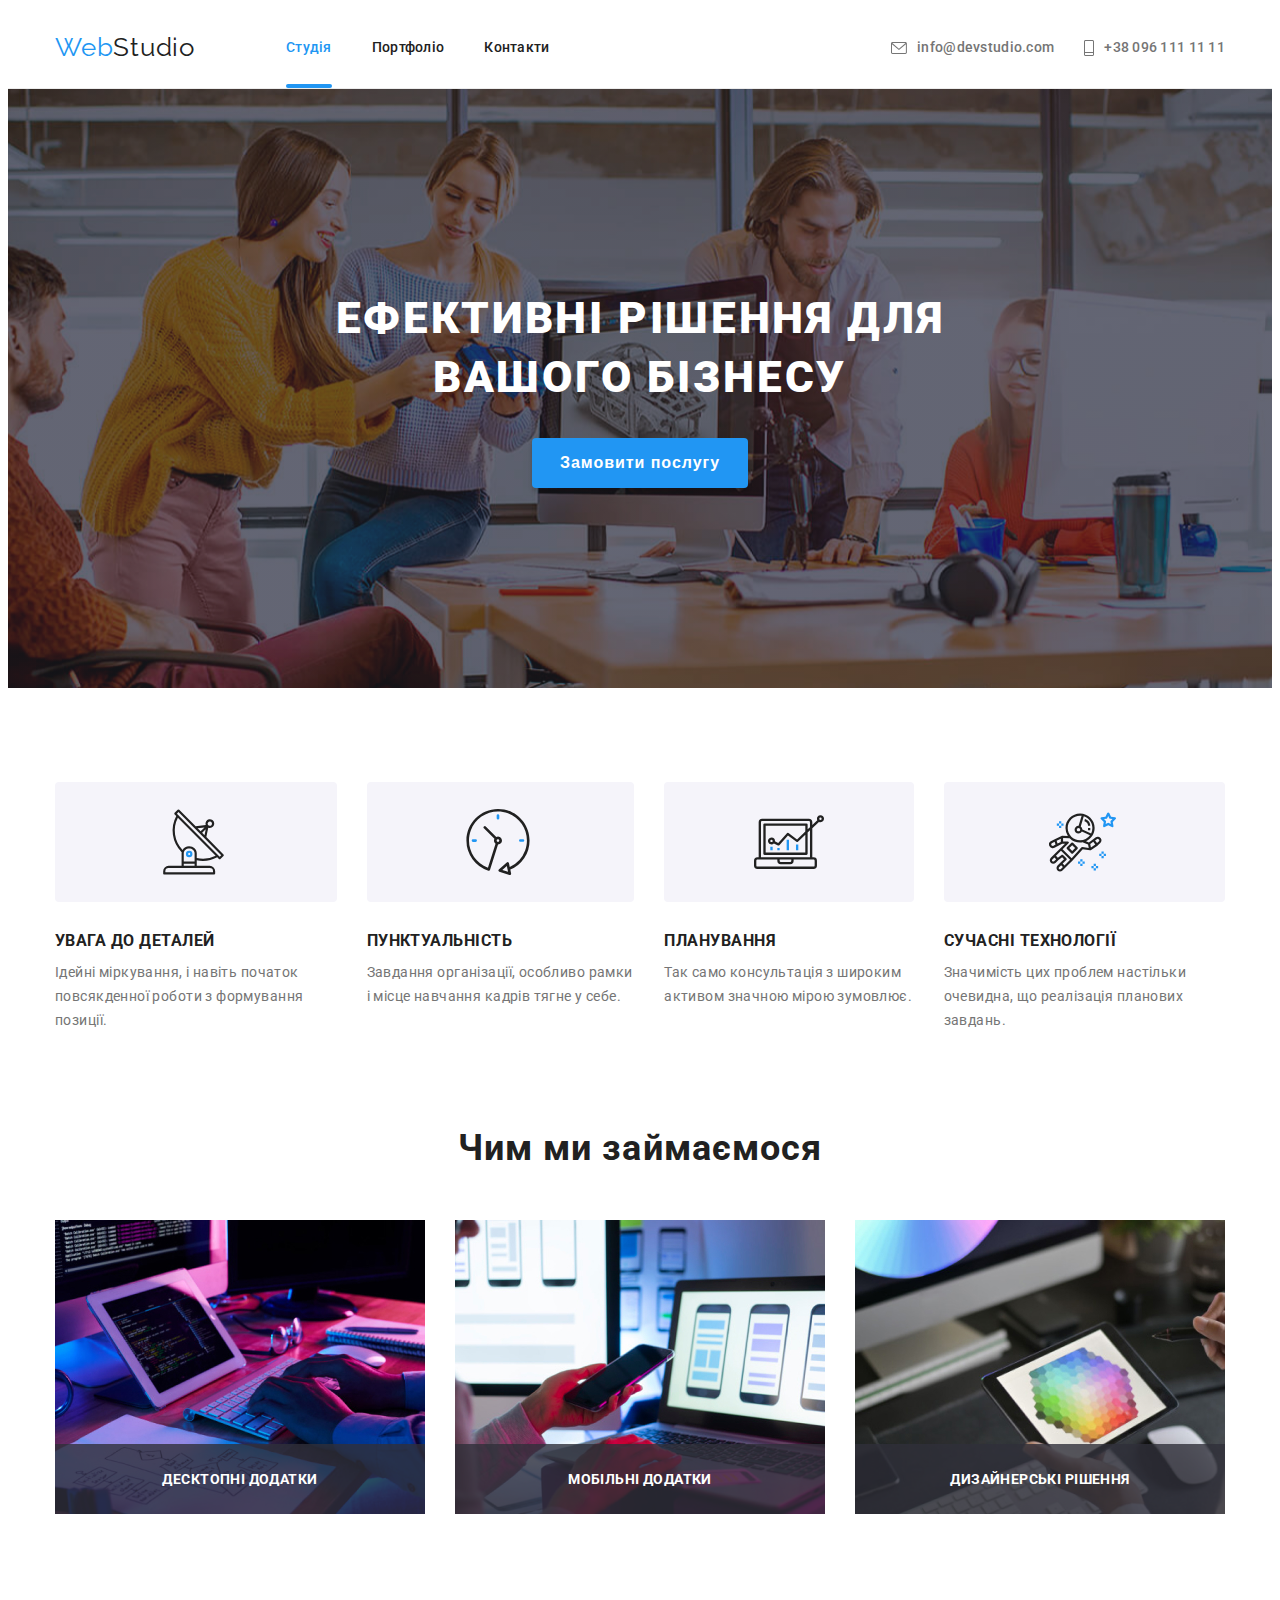
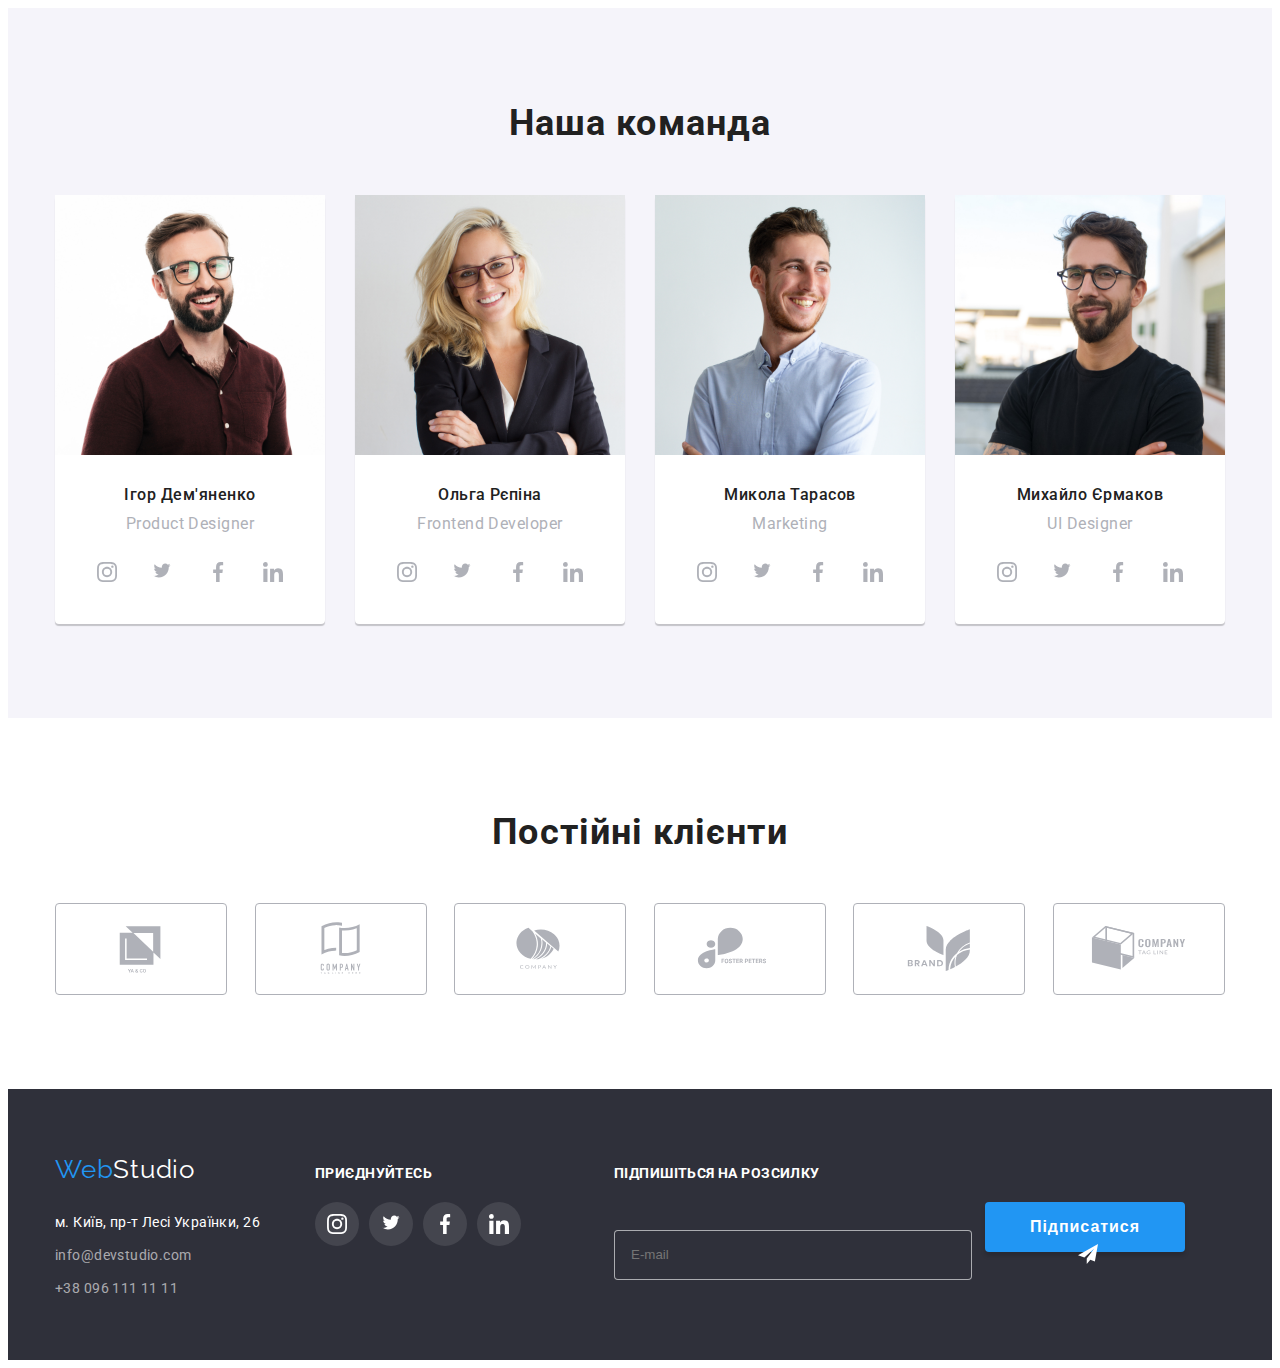
<file: index.html>
<!DOCTYPE html>
<html lang="uk">

<head>
    <meta charset="UTF-8">
    <meta http-equiv="X-UA-Compatible" content="IE=edge">
    <meta name="viewport" content="width=device-width, initial-scale=1.0">
    <title>WebStudio</title>
    <link rel="preconnect" href="https://fonts.googleapis.com">
    <link rel="preconnect" href="https://fonts.gstatic.com" crossorigin>
    <link
        href="https://fonts.googleapis.com/css2?family=Raleway:wght@700&family=Roboto:wght@400;500;700;900&display=swap"
        rel="stylesheet">
    <link rel="stylesheet" href="https://cdnjs.cloudflare.com/ajax/libs/modern-normalize/1.1.0/modern-normalize.min.css"
        integrity="sha512-wpPYUAdjBVSE4KJnH1VR1HeZfpl1ub8YT/NKx4PuQ5NmX2tKuGu6U/JRp5y+Y8XG2tV+wKQpNHVUX03MfMFn9Q=="
        crossorigin="anonymous" referrerpolicy="no-referrer" />
    <link rel="stylesheet" href="./css/styles.css">
</head>

<body>
    <header class="header">
        <div class="container header-content">
            <nav class="menu-link">
                <a href="index.html" class="logo"><span class="blue">Web</span>Studio</a>
                <ul class="head-list">
                    <li class="list-nav"><a href="index.html" class="link active">Студія</a></li>
                    <li class="list-nav"><a href="portfolio.html" class="link">Портфоліо</a></li>
                    <li class="list-nav"><a href="" class="link">Контакти</a></li>
                </ul>
            </nav>

            <ul class="contacts">
                <li class="contacts-link">
                    <a href="mailto:info@devstudio.com" class="contact-link link">
                        <svg class="contact-icon envelope-contact">
                            <use href="./images/sprite.svg#icon-envelope" width="16px" height="12px"></use>
                        </svg><span>info@devstudio.com</span></a>
                </li>
                <li class="contacts-link">
                    <a href="tel:+380961111111" class="contact-link link">
                        <svg class="contact-icon phone-contact">
                            <use href="./images/sprite.svg#icon-mobile" width="10px" height="16px"></use>
                        </svg><span>+38 096 111 11 11</span></a>
                </li>
            </ul>
        </div>

    </header>


    <main>
        <!-- Ефективні рішення для вашого бізнесу -->
        <section class="interest hero">
            <div class="container">
                <h1 class="hero-title">Ефективні рішення для вашого бізнесу</h1>
                <button type="button" class="service" data-modal-open>Замовити послугу</button>
            </div>
        </section>

        <!-- Чим ми займаємося -->
        <section class="work-section">
            <div class="container">
                <h2 class="hidden">Плюси</h2>
                <ul class="work">
                    <li class="work-list">
                        <div class="work-preview">
                            <svg class="work-icon">
                                <use href="./images/sprite.svg#icon-antenna" width="65px" height="70px"></use>
                            </svg>

                        </div>
                        <h3 class="work-title">УВАГА ДО ДЕТАЛЕЙ</h3>
                        <p class="work-text">Ідейні міркування, і навіть початок повсякденної роботи з формування
                            позиції.
                        </p>
                    </li>
                    <li class="work-list">
                        <div class="work-preview">
                            <svg class="work-icon">
                                <use href="./images/sprite.svg#icon-clock" width="66px" height="70px"></use>
                            </svg>
                        </div>
                        <h3 class="work-title">ПУНКТУАЛЬНІСТЬ</h3>
                        <p class="work-text">Завдання організації, особливо рамки і місце навчання кадрів тягне у себе.
                        </p>
                    </li>
                    <li class="work-list">
                        <div class="work-preview">
                            <svg class="work-icon">
                                <use href="./images/sprite.svg#icon-diagram" width="70px" height="70px"></use>
                            </svg>
                        </div>
                        <h3 class="work-title">ПЛАНУВАННЯ</h3>
                        <p class="work-text">Так само консультація з широким активом значною мірою зумовлює.</p>
                    </li>
                    <li class="work-list">
                        <div class="work-preview">
                            <svg class="work-icon">
                                <use href="./images/sprite.svg#icon-astronaut" width="67px" height="70px"></use>
                            </svg>
                        </div>
                        <h3 class="work-title">СУЧАСНІ ТЕХНОЛОГІЇ</h3>
                        <p class="work-text">Значимість цих проблем настільки очевидна, що реалізація планових завдань.
                        </p>
                    </li>
                </ul>
            </div>
        </section>
        <section class="interest">
            <div class="container examples">
                <h2 class="examples-title">Чим ми займаємося</h2>
                <ul class="examples-list">
                    <li class="examples-list-li"><img src="./images/direction1.jpg" alt="напрям один" width="370">
                        <p class="examples-text">Десктопні додатки</p>
                    </li>
                    <li class="examples-list-li"><img src="./images/direction2.jpg" alt="напрям два" width="370">
                        <p class="examples-text">Мобільні додатки</p>
                    </li>
                    <li class="examples-list-li"><img src="./images/direction3.jpg" alt="напрям три" width="370">
                        <p class="examples-text">Дизайнерські рішення</p>
                    </li>
                </ul>
            </div>
        </section>

        <!-- Наша команда -->
        <section class="our-team interest">
            <div class="container">
                <h2 class="section-title">Наша команда</h2>
                <ul class="best-team">
                    <li class="best-team-item">

                        <img src="./images/igor.jpg" alt="перший член команди" width="270">
                        <div class="best-team-descr">
                            <h3 class="name">Ігор Дем'яненко</h3>
                            <p class="profession" lang="en">Product Designer</p>
                            <ul class="reset-list team-device">
                                <li>
                                    <a href="" class="apps">
                                        <svg class="team-application">
                                            <use href="./images/sprite.svg#icon-instagram" width="20px" height="20px">
                                            </use>
                                        </svg>
                                    </a>
                                </li>
                                <li>
                                    <a href="" class="apps">
                                        <svg class="team-application">
                                            <use href="./images/sprite.svg#icon-twitter" width="20" height="17"></use>
                                        </svg>
                                    </a>
                                </li>
                                <li>
                                    <a href="" class="apps">
                                        <svg class="team-application">
                                            <use href="./images/sprite.svg#icon-facebook" width="20px" height="20">
                                            </use>
                                        </svg>
                                    </a>
                                </li>
                                <li>
                                    <a href="" class="apps">
                                        <svg class="team-application">
                                            <use href="./images/sprite.svg#icon-linkedin" width="20" height="20"></use>
                                        </svg>
                                    </a>
                                </li>
                            </ul>
                        </div>
                    </li>
                    <li class="best-team-item">
                        <img src="./images/olga.jpg" alt="другий член команди" width="270">
                        <div class="best-team-descr">
                            <h3 class="name">Ольга Рєпіна</h3>
                            <p class="profession">Frontend Developer</p>
                            <ul class="reset-list team-device">
                                <li>
                                    <a href="" class="apps">
                                        <svg class="team-application">
                                            <use href="./images/sprite.svg#icon-instagram" width="20px" height="20px">
                                            </use>
                                        </svg>
                                    </a>
                                </li>
                                <li>
                                    <a href="" class="apps">
                                        <svg class="team-application">
                                            <use href="./images/sprite.svg#icon-twitter" width="20" height="17"></use>
                                        </svg>
                                    </a>
                                </li>
                                <li>
                                    <a href="" class="apps">
                                        <svg class="team-application">
                                            <use href="./images/sprite.svg#icon-facebook" width="20px" height="20">
                                            </use>
                                        </svg>
                                    </a>
                                </li>
                                <li>
                                    <a href="" class="apps">
                                        <svg class="team-application">
                                            <use href="./images/sprite.svg#icon-linkedin" width="20" height="20"></use>
                                        </svg>
                                    </a>
                                </li>
                            </ul>
                        </div>
                    </li>
                    <li class="best-team-item">
                        <img src="./images/mykola.jpg" alt="третій член команди" width="270">
                        <div class="best-team-descr">
                            <h3 class="name">Микола Тарасов</h3>
                            <p class="profession" lang="en">Marketing</p>
                            <ul class="reset-list team-device">
                                <li>
                                    <a href="" class="apps">
                                        <svg class="team-application">
                                            <use href="./images/sprite.svg#icon-instagram" width="20px" height="20px">
                                            </use>
                                        </svg>
                                    </a>
                                </li>
                                <li>
                                    <a href="" class="apps">
                                        <svg class="team-application">
                                            <use href="./images/sprite.svg#icon-twitter" width="20" height="17"></use>
                                        </svg>
                                    </a>
                                </li>
                                <li>
                                    <a href="" class="apps">
                                        <svg class="team-application">
                                            <use href="./images/sprite.svg#icon-facebook" width="20px" height="20">
                                            </use>
                                        </svg>
                                    </a>
                                </li>
                                <li>
                                    <a href="" class="apps">
                                        <svg class="team-application">
                                            <use href="./images/sprite.svg#icon-linkedin" width="20" height="20"></use>
                                        </svg>
                                    </a>
                                </li>
                            </ul>
                        </div>
                    </li>
                    <li class="best-team-item">
                        <img src="./images/mykhailo.jpg" alt="четвертий член команди" width="270">
                        <div class="best-team-descr">
                            <h3 class="name">Михайло Єрмаков</h3>
                            <p class="profession" lang="en">UI Designer</p>
                            <ul class="reset-list team-device">
                                <li>
                                    <a href="" class="apps">
                                        <svg class="team-application">
                                            <use href="./images/sprite.svg#icon-instagram" width="20px" height="20px">
                                            </use>
                                        </svg>
                                    </a>
                                </li>
                                <li>
                                    <a href="" class="apps">
                                        <svg class="team-application">
                                            <use href="./images/sprite.svg#icon-twitter" width="20" height="17"></use>
                                        </svg>
                                    </a>
                                </li>
                                <li>
                                    <a href="" class="apps">
                                        <svg class="team-application">
                                            <use href="./images/sprite.svg#icon-facebook" width="20px" height="20">
                                            </use>
                                        </svg>
                                    </a>
                                </li>
                                <li>
                                    <a href="" class="apps">
                                        <svg class="team-application">
                                            <use href="./images/sprite.svg#icon-linkedin" width="20" height="20"></use>
                                        </svg>
                                    </a>
                                </li>
                            </ul>
                        </div>
                    </li>
                </ul>
            </div>
        </section>
        <section class="clients">
            <div class="container">
                <h2 class="clients-regular">Постійні клієнти</h2>
                <ul class="reset-list clients-picture">
                    <li class="clients-descr">
                        <a href="" class="clients-company">
                            <svg class="clients-name">
                                <use href="./images/sprite.svg#icon-yaco" width="106" height="60"></use>
                            </svg>

                        </a>
                    </li>

                    <li class="clients-descr">
                        <a href="" class="clients-company">
                            <svg class="clients-name">
                                <use href="./images/sprite.svg#icon-tagline" width="106" height="60"></use>
                            </svg>
                        </a>
                    </li>
                    <li class="clients-descr">
                        <a href="" class="clients-company">
                            <svg class="clients-name">
                                <use href="./images/sprite.svg#icon-company" width="106" height="60"></use>
                            </svg>
                        </a>
                    </li>
                    <li class="clients-descr">
                        <a href="" class="clients-company">
                            <svg class="clients-name">
                                <use href="./images/sprite.svg#icon-foster" width="106" height="60"></use>
                            </svg>
                        </a>
                    </li>
                    <li class="clients-descr">
                        <a href="" class="clients-company">
                            <svg class="clients-name">
                                <use href="./images/sprite.svg#icon-brand" width="106" height="60"></use>
                            </svg>
                        </a>
                    </li>
                    <li class="clients-descr">
                        <a href="" class="clients-company">
                            <svg class="clients-name">
                                <use href="./images/sprite.svg#icon-companytagline" width="106" height="60"></use>
                            </svg>
                        </a>
                    </li>

                </ul>
            </div>
        </section>
    </main>
    <footer class="footer">
        <div class="container footer-wrapper">
            <div class="footer-option">
                <a href="index.html" class="logo-footer"><span class="blue">Web</span>Studio</a>
                <address>

                    <ul class="footer-list">
                        <li class="footer-list-item">
                            <a href="https://www.google.com/maps/place/%D0%9B%D0%B5%D1%81%D0%B8+%D0%A3%D0%BA%D1%80%D0%B0%D0%B8%D0%BD%D0%BA%D0%B8+7/@50.4340225,30.5316546,17z/data=!3m1!4b1!4m5!3m4!1s0x40d4cfd612e83011:0x87edecf81f4151b6!8m2!3d50.4340225!4d30.5316546"
                                class="footer-list">м.
                                Київ, пр-т Лесі Українки, 26</a>
                        </li>
                        <li class="footer-list-item">
                            <a href="mailto:info@devstudio.com" class="footer-nav">info@devstudio.com</a>
                        </li>
                        <li class="footer-list-item">
                            <a href="tel:+380961111111" class="footer-nav">+38 096 111 11 11</a>
                        </li>
                    </ul>
                </address>
            </div>
            <div class="footer-apps">
                <p class="enjoy">приєднуйтесь</p>
                <ul class="reset-list footer-list-nav">

                    <li>
                        <a href="" class="apps social-apps">
                            <svg class="team-application">
                                <use href="./images/sprite.svg#icon-instagram" width="20px" height="20px"></use>
                            </svg>
                        </a>
                    </li>
                    <li>
                        <a href="" class="apps social-apps">
                            <svg class="team-application">
                                <use href="./images/sprite.svg#icon-twitter" width="20" height="17"></use>
                            </svg>
                        </a>
                    </li>
                    <li>
                        <a href="" class="apps social-apps">
                            <svg class="team-application">
                                <use href="./images/sprite.svg#icon-facebook" width="20px" height="20"></use>
                            </svg>
                        </a>
                    </li>
                    <li>
                        <a href="" class="apps social-apps">
                            <svg class="team-application">
                                <use href="./images/sprite.svg#icon-linkedin" width="20" height="20"></use>
                            </svg>
                        </a>
                    </li>
                </ul>
            </div>


            <div class="footer-form-filing">
                <p class="footer-input-item">Підпишіться на розсилку</p>
                <form class="footer-form">


                    <label class="footer-label" for="email"></label>
                    <input class="footer-input" type="email" name="email" id="email" placeholder="E-mail">
                    <button class="footer-input-btn" type="submit"><span class="footer-input-text">Підписатися</span>
                        <svg class="footer-icon-input">
                            <use href="./images/sprite.svg#icon-icon-send" width="20" height="20">
                            </use>
                        </svg></button>
                </form>
            </div>
        </div>

    </footer>



    <div class="backdrop is-hidden" data-modal="">
        <div class="modal">
            <button class="close-btn-modal" data-modal-close>
                <svg class="btn-modal" width="12" height="12">
                    <use href="./images/sprite.svg#icon-close">
                    </use>
                </svg> </button>

            <p class="form-title">Залиште свої дані, ми вам передзвонимо</p>
            <form class="form">

                <label for="name" class="form-label">Ім'я</label>
                <div class="modal-wrap">
                    <input class=" form-input " type="text" name="name" id="name">
                    <svg class="modal-icon">
                        <use href="./images/sprite.svg#icon-person" width="18" height="18">
                        </use>
                    </svg>
                </div>

                <label for="tel" class="form-label">Телефон</label>
                <div class="modal-wrap ">
                    <input class="form-input" type="tel" name="tel" id="tel">
                    <svg class="modal-icon" width="13" height="13">
                        <use href="./images/sprite.svg#icon-phone-black-18dp-1">
                        </use>
                    </svg>
                </div>

                <label for="mail" class="form-label">Пошта</label>
                <div class="modal-wrap">
                    <input class="form-input" type="email" name="mail" id="mail">
                    <svg class="modal-icon" width="15" height="12">
                        <use href="./images/sprite.svg#icon-email-black-18dp-1">
                        </use>
                    </svg>
                </div>



                <label for="comment" class="comment form-label">Коментар</label>
                <textarea class="form-input modal-area" id="comment" placeholder="Введіть текст"></textarea>


                <input class="checkbox-input" type="checkbox" name="text" value="text" id="text">
                <label class="modal-checkbox form-label" for="text">
                    <span class="costom-checkbox">
                        <svg class="checkbox-icon" width="11" height="8">
                            <use href="./images/sprite.svg#icon-Vector-6"></use>
                        </svg>
                    </span>
                    <span class="checkbox-text-item">Погоджуюся з розсилкою та
                        приймаю <a href="" class="modal-checkbox-signature">Умови
                            договору</a></span>
                </label>
                <button class="form-btn form-input" type="submit">Відправити</button>
            </form>
        </div>
    </div>

    <script src="./js/modal.js"></script>
</body>

</html>
</file>
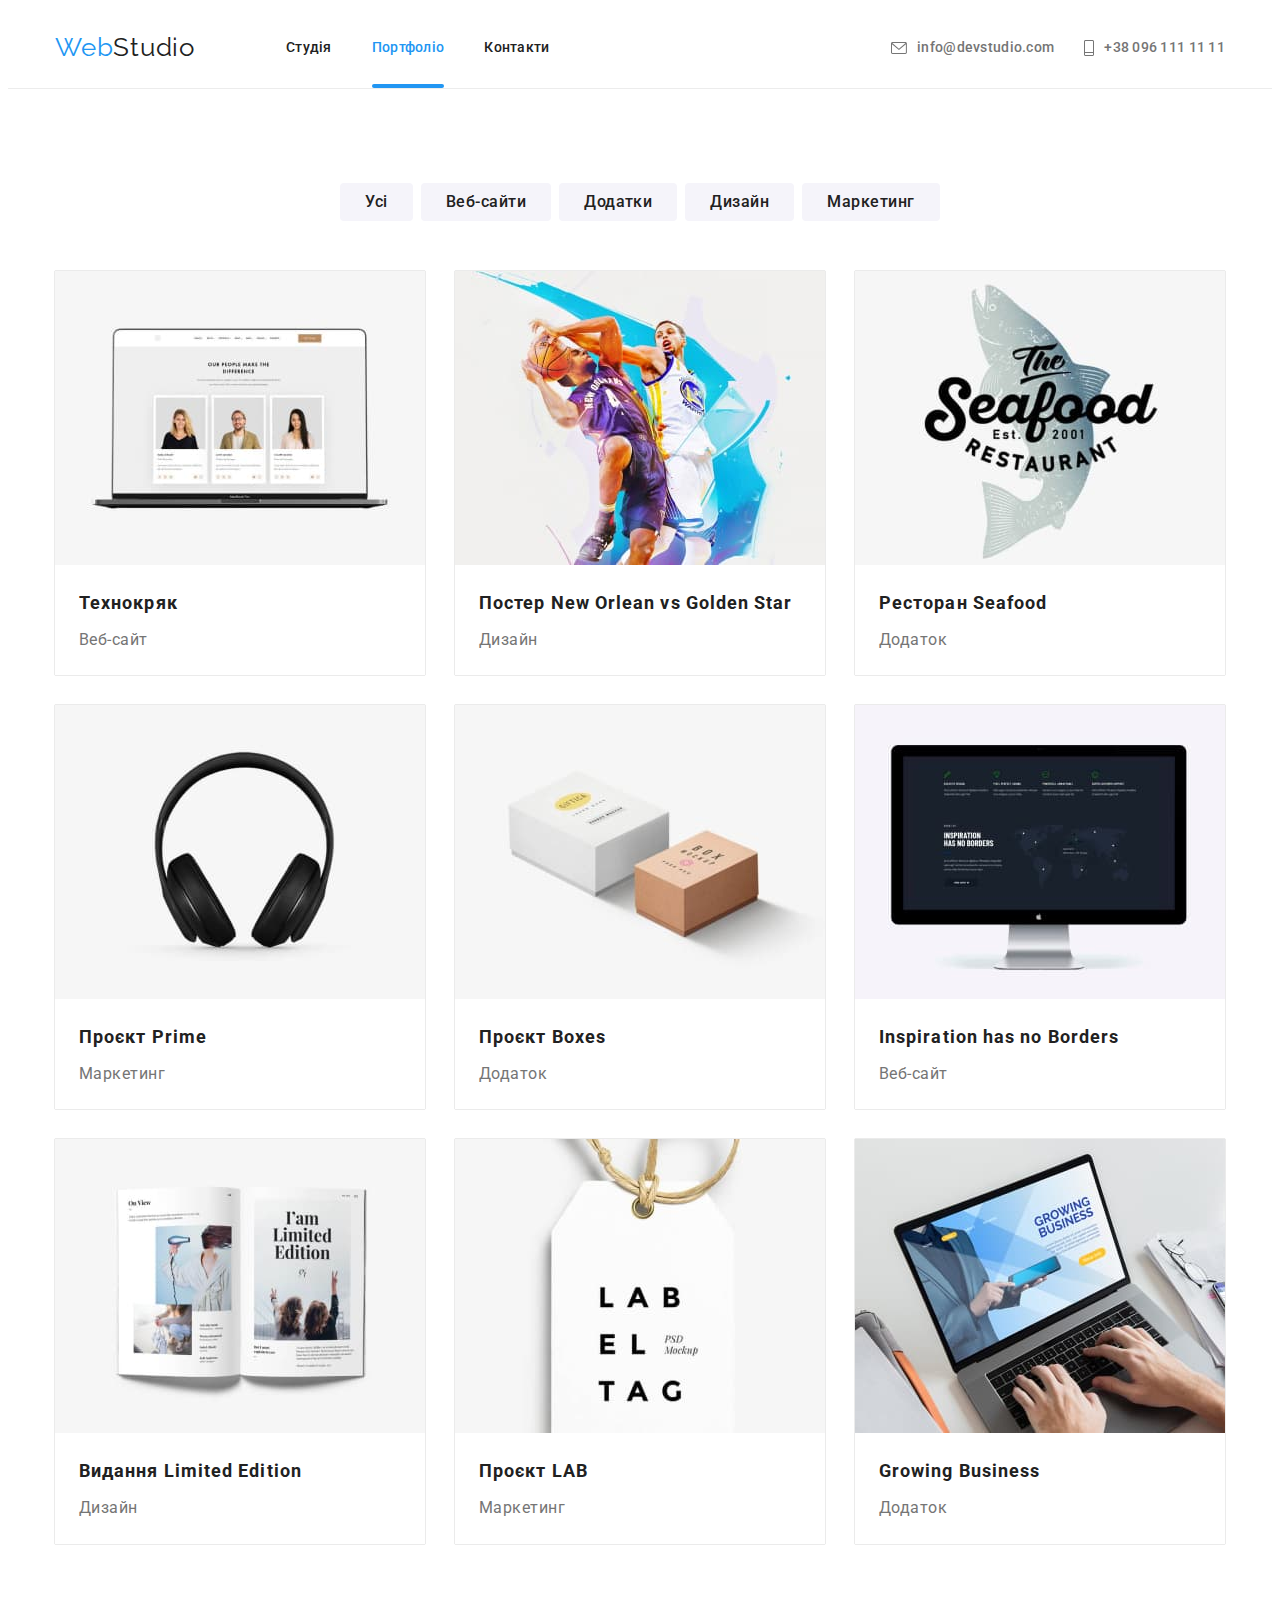
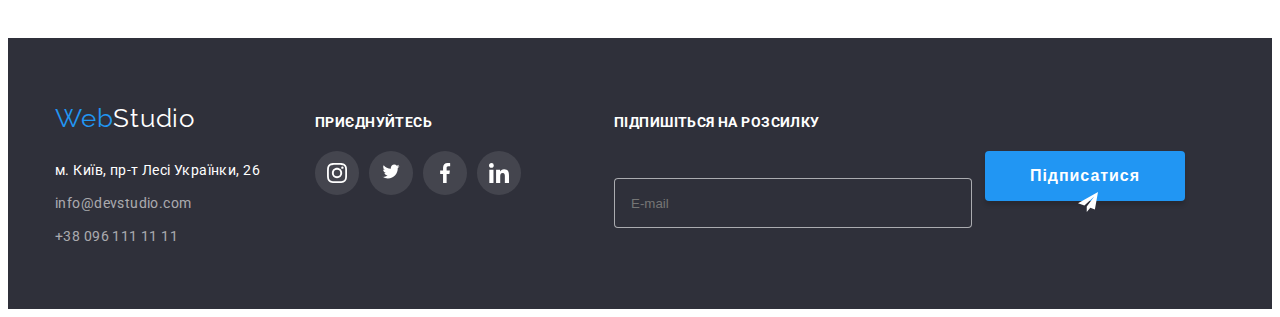
<file: portfolio.html>
<!DOCTYPE html>
<html lang="uk">

<head>
    <meta charset="UTF-8">
    <meta http-equiv="X-UA-Compatible" content="IE=edge">
    <meta name="viewport" content="width=device-width, initial-scale=1.0">
    <title>WebStudio</title>
    <link rel="preconnect" href="https://fonts.googleapis.com">
    <link rel="preconnect" href="https://fonts.gstatic.com" crossorigin>
    <link
        href="https://fonts.googleapis.com/css2?family=Raleway:wght@700&family=Roboto:wght@400;500;700;900&display=swap"
        rel="stylesheet">
    <link rel="stylesheet" href="https://cdnjs.cloudflare.com/ajax/libs/modern-normalize/1.1.0/modern-normalize.min.css"
        integrity="sha512-wpPYUAdjBVSE4KJnH1VR1HeZfpl1ub8YT/NKx4PuQ5NmX2tKuGu6U/JRp5y+Y8XG2tV+wKQpNHVUX03MfMFn9Q=="
        crossorigin="anonymous" referrerpolicy="no-referrer" />
    <link rel="stylesheet" href="./css/styles.css">
</head>

<body>

    <header class="header">
        <div class="container header-content">
            <nav class="menu-link">
                <a href="index.html" class="logo"><span class="blue">Web</span>Studio</a>
                <ul class="head-list">
                    <li class="list-nav"><a href="index.html" class="link ">Студія</a></li>
                    <li class="list-nav"><a href="portfolio.html" class="link active">Портфоліо</a>
                    </li>
                    <li class="list-nav"><a href="" class="link">Контакти</a></li>
                </ul>
            </nav>

            <ul class="contacts">
                <li class="contacts-link">
                    <a href="mailto:info@devstudio.com" class="contact-link link">
                        <svg class="contact-icon envelope-contact">
                            <use href="./images/sprite.svg#icon-envelope" width="16px" height="12px"></use>
                        </svg><span>info@devstudio.com</span></a>
                </li>
                <li class="contacts-link">
                    <a href="tel:+380961111111" class="contact-link link">
                        <svg class="contact-icon phone-contact">
                            <use href="./images/sprite.svg#icon-mobile" width="10px" height="16px"></use>
                        </svg><span>+38 096 111 11 11</span></a>
                </li>
            </ul>
        </div>

    </header>



    <main>

        <section class="interest">
            <div class="container">
                <h1 class="hidden">Портфоліо</h1>
                <ul class="reset-list filter">
                    <li><button type="button" class="menu-button">Усі</button></li>
                    <li><button type="button" class="menu-button">Веб-сайти</button></li>
                    <li><button type="button" class="menu-button">Додатки</button></li>
                    <li><button type="button" class="menu-button">Дизайн</button></li>
                    <li><button type="button" class="menu-button">Маркетинг</button></li>
                </ul>

                <ul class="descr">

                    <li class="features">
                        <a class="card" href="">
                            <div class="card-text">
                                <img src="./images/card1squoosh.jpg" alt="технологія" width="370">
                                <p class="card-offers">
                                    Ресурс пропонує комплексні пропозиції з різним рівнем функціоналу та сервісів. Все
                                    це дозволить відвідувачу отримати
                                    вичерпні відомості про компанію чи приватну особу.
                                </p>
                            </div>
                            <div class="features-descr">
                                <h2 class="title">Технокряк</h2>
                                <p class="menu">Веб-сайт</p>
                            </div>
                        </a>
                    </li>
                    <li class="features"><a class="card" href="">
                            <div class="card-text">
                                <img class="card-img" src="./images/card2squoosh.jpg" alt="дизайн" width="370">
                                <p class="card-offers">
                                    Ресурс пропонує комплексні пропозиції з різним рівнем функціоналу та сервісів. Все
                                    це дозволить відвідувачу отримати
                                    вичерпні відомості про компанію чи приватну особу.
                                </p>
                            </div>
                            <div class="features-descr">
                                <h2 class="title">Постер New Orlean vs Golden Star</h2>
                                <p class="menu">Дизайн</p>

                            </div>

                        </a></li>
                    <li class="features"><a class="card" href="">
                            <div class="card-text">
                                <img src="./images/card3squoosh.jpg" alt="ресторан" width="370">
                                <p class="card-offers">
                                    Ресурс пропонує комплексні пропозиції з різним рівнем функціоналу та сервісів. Все
                                    це дозволить відвідувачу отримати
                                    вичерпні відомості про компанію чи приватну особу.
                                </p>

                            </div>

                            <div class="features-descr">
                                <h2 class="title">Ресторан Seafood</h2>
                                <p class="menu">Додаток</p>
                            </div>
                        </a></li>
                    <li class="features"><a class="card" href="">
                            <div class="card-text">
                                <img src="./images/card4squoosh.jpg" alt="маркетинг" width="370">
                                <p class="card-offers">
                                    Ресурс пропонує комплексні пропозиції з різним рівнем функціоналу та сервісів. Все
                                    це дозволить відвідувачу отримати
                                    вичерпні відомості про компанію чи приватну особу.
                                </p>
                            </div>

                            <div class="features-descr">
                                <h2 class="title">Проєкт Prime</h2>
                                <p class="menu">Маркетинг</p>
                            </div>
                        </a></li>
                    <li class="features"><a class="card" href="">
                            <div class="card-text">
                                <img src="./images/card5squoosh.jpg" alt="додаток" width="370">
                                <p class="card-offers">
                                    Ресурс пропонує комплексні пропозиції з різним рівнем функціоналу та сервісів. Все
                                    це дозволить відвідувачу отримати
                                    вичерпні відомості про компанію чи приватну особу.
                                </p>
                            </div>

                            <div class="features-descr">
                                <h2 class="title">Проєкт Boxes</h2>
                                <p class="menu">Додаток</p>
                            </div>
                        </a></li>
                    <li class="features"><a class="card" href="">
                            <div class="card-text">
                                <img src="./images/card6squoosh.jpg" alt="веб-сайт" width="370">
                                <p class="card-offers">
                                    Ресурс пропонує комплексні пропозиції з різним рівнем функціоналу та сервісів. Все
                                    це дозволить відвідувачу отримати
                                    вичерпні відомості про компанію чи приватну особу.
                                </p>
                            </div>

                            <div class="features-descr">
                                <h2 class="title">Inspiration has no Borders</h2>
                                <p class="menu">Веб-сайт</p>
                            </div>
                        </a></li>
                    <li class="features"><a class="card" href="">
                            <div class="card-text">
                                <img src="./images/card7squoosh.jpg" alt="дизайн" width="370">
                                <p class="card-offers">
                                    Ресурс пропонує комплексні пропозиції з різним рівнем функціоналу та сервісів. Все
                                    це дозволить відвідувачу отримати
                                    вичерпні відомості про компанію чи приватну особу.
                                </p>
                            </div>

                            <div class="features-descr">
                                <h2 class="title">Видання Limited Edition</h2>
                                <p class="menu">Дизайн</p>
                            </div>
                        </a></li>
                    <li class="features"><a class="card" href="">
                            <div class="card-text">
                                <img src="./images/card8squoosh.jpg" alt="Маркетинг" width="370">
                                <p class="card-offers">
                                    Ресурс пропонує комплексні пропозиції з різним рівнем функціоналу та сервісів. Все
                                    це дозволить відвідувачу отримати
                                    вичерпні відомості про компанію чи приватну особу.
                                </p>
                            </div>

                            <div class="features-descr">
                                <h2 class="title">Проєкт LAB</h2>
                                <p class="menu">Маркетинг</p>
                            </div>
                        </a></li>
                    <li class="features"><a class="card" href="">
                            <div class="card-text">
                                <img src="./images/card9squoosh.jpg" alt="Додаток" width="370">
                                <p class="card-offers">
                                    Ресурс пропонує комплексні пропозиції з різним рівнем функціоналу та сервісів. Все
                                    це дозволить відвідувачу отримати
                                    вичерпні відомості про компанію чи приватну особу.
                                </p>
                            </div>

                            <div class="features-descr">
                                <h2 class="title">Growing Business</h2>
                                <p class="menu">Додаток</p>
                            </div>
                        </a></li>
                </ul>
            </div>
        </section>
    </main>

    <footer class="footer">
        <div class="container footer-wrapper">
            <div class="footer-option">
                <a href="index.html" class="logo-footer"><span class="blue">Web</span>Studio</a>
                <address>

                    <ul class="footer-list">
                        <li class="footer-list-item">
                            <a href="https://www.google.com/maps/place/%D0%9B%D0%B5%D1%81%D0%B8+%D0%A3%D0%BA%D1%80%D0%B0%D0%B8%D0%BD%D0%BA%D0%B8+7/@50.4340225,30.5316546,17z/data=!3m1!4b1!4m5!3m4!1s0x40d4cfd612e83011:0x87edecf81f4151b6!8m2!3d50.4340225!4d30.5316546"
                                class="footer-list">м.
                                Київ, пр-т Лесі Українки, 26</a>
                        </li>
                        <li class="footer-list-item">
                            <a href="mailto:info@devstudio.com" class="footer-nav">info@devstudio.com</a>
                        </li>
                        <li class="footer-list-item">
                            <a href="tel:+380961111111" class="footer-nav">+38 096 111 11 11</a>
                        </li>
                    </ul>
                </address>
            </div>
            <div class="footer-apps">
                <p class="enjoy">приєднуйтесь</p>
                <ul class="reset-list footer-list-nav">

                    <li>
                        <a href="" class="apps social-apps">
                            <svg class="team-application">
                                <use href="./images/sprite.svg#icon-instagram" width="20px" height="20px"></use>
                            </svg>
                        </a>
                    </li>
                    <li>
                        <a href="" class="apps social-apps">
                            <svg class="team-application">
                                <use href="./images/sprite.svg#icon-twitter" width="20" height="17"></use>
                            </svg>
                        </a>
                    </li>
                    <li>
                        <a href="" class="apps social-apps">
                            <svg class="team-application">
                                <use href="./images/sprite.svg#icon-facebook" width="20px" height="20"></use>
                            </svg>
                        </a>
                    </li>
                    <li>
                        <a href="" class="apps social-apps">
                            <svg class="team-application">
                                <use href="./images/sprite.svg#icon-linkedin" width="20" height="20"></use>
                            </svg>
                        </a>
                    </li>
                </ul>
            </div>


            <div class="footer-form-filing">
                <p class="footer-input-item">Підпишіться на розсилку</p>
                <form class="footer-form">


                    <label class="footer-label" for="email"></label>
                    <input class="footer-input" type="email" name="email" id="email" placeholder="E-mail">
                    <button class="footer-input-btn" type="submit"><span class="footer-input-text">Підписатися</span>
                        <svg class="footer-icon-input">
                            <use href="./images/sprite.svg#icon-icon-send" width="20" height="20">
                            </use>
                        </svg></button>
                </form>
            </div>
        </div>

    </footer>
</body>

</html>
</file>
<file: css/styles.css>
html {
  box-sizing: border-box;
}

*,
*::before,
*::after {
  box-sizing: inherit;
}

:root {
  --title-text-color: #212121;
  --main-color-text: #757575;
  --secondary-color-text: #2196F3;
  --body-color-basic: #FFFFFF;
  --button-background: rgba(245, 244, 250, 1);
  --icon-color: rgba(175, 177, 184, 1);
}

body {
  font-family: 'Roboto', sans-serif;
  background-color: var(--body-color-basic);
  color: var(--title-text-color);
  font-size: 14px;

}

.hidden {
  visibility: hidden;
  overflow: hidden;
  height: 0;
  margin: 0;
}

.reset-list {
  margin: 0;
  padding: 0;
}

.reset-list li {
  list-style: none;
}

.interest {
  padding-top: 94px;
  padding-bottom: 94px;
}

.container {
  box-sizing: border-box;
  width: 1200px;
  padding: 0 15px;
  margin: 0 auto;
}

/* head */
.header {
  border-bottom: 1px solid rgba(236, 236, 236, 1);
}

.header-content {
  display: flex;
  justify-content: space-between;
  align-items: center;
}

.menu-link {
  display: flex;
  justify-content: space-between;
  align-items: center;
}

.logo {
  font-family: 'Raleway', sans-serif;
  font-size: 26px;
  line-height: 1.6;
  margin-right: 91px;
  text-decoration: none;
  color: var(--title-text-color);
  letter-spacing: 0.03em;

}

.logo .blue {
  color: var(--secondary-color-text);
}

.white {
  color: var(--body-color-basic);
}

.head-list {
  padding: 0;
  margin: 0;
  align-items: center;
  display: flex;
  letter-spacing: 0.02em;
  list-style: none;
}

.list-nav {
  padding-top: 30px;
  padding-bottom: 30px;
  margin-right: 40px;


}

.list-nav:last-child {
  margin: 0;
}

.link {
  position: relative;
  font-weight: 500;
  line-height: 1.4;
  text-decoration: none;
  color: var(--title-text-color);
  letter-spacing: 0.02em;
  transition-duration: 250ms;
  transition-property: color;
  transition-timing-function: cubic-bezier(0.4, 0, 0.2, 1);


}

.contacts .link {
  color: var(--main-color-text);
}

.link:hover,
.link:focus,
.link.active {
  color: var(--secondary-color-text);

}

.link.active::after {
  content: '';
  position: absolute;
  left: 0;
  bottom: -33px;

  display: block;
  width: 100%;
  height: 4px;
  border-radius: 2px;
  background-color: var(--secondary-color-text);

}



.contacts {
  display: flex;
  list-style-type: none;
  margin: 0;
  padding: 0;
}



.contacts-link {

  margin-right: 30px;

}

.contact-link {
  display: flex;
  gap: 10px;
  align-items: center;
  transition-duration: 250ms;
  transition-property: color, fill;
  transition-timing-function: cubic-bezier(0.4, 0, 0.2, 1);
}


.contact-link:hover .contact-icon,
.contact-link:focus .contact-icon {
  fill: var(--secondary-color-text);

}

.phone-contact {
  width: 10px;
  height: 16px;
}

.envelope-contact {
  width: 16px;
  height: 12px;
}

.contact-icon {
  fill: var(--main-color-text);
}


.contacts li:last-child {
  margin-right: 0;
}


/* main studio */

/* choose */
.hero {
  background-color: #2F303A;
  text-align: center;
  padding-top: 200px;
  padding-bottom: 200px;
  background-image: linear-gradient(rgba(47, 48, 58, 0.4), rgba(47, 48, 58, 0.4)), url(../images/bg.png);
  background-position: center;
  background-repeat: no-repeat;
  max-width: 1600px;
  margin: 0 auto;
}

.hero-title {
  margin: 0 auto 30px auto;
  width: 696px;
  color: var(--body-color-basic);
  font-weight: 900;
  font-size: 44px;
  line-height: 1.36;
  text-transform: uppercase;
  text-align: center;
  letter-spacing: 0.06em;
}

.service {
  width: 216px;
  height: 50px;
  border: none;
  background: var(--secondary-color-text);
  box-shadow: 0px 4px 4px rgba(0, 0, 0, 0.15);
  border-radius: 4px;
  font-weight: 700;
  font-size: 16px;
  line-height: 1.9;
  text-align: center;
  color: var(--body-color-basic);
  cursor: pointer;
  letter-spacing: 0.06em;
}

/* <!-- Чим ми займаємося --> */
.work-section {
  padding: 94px 0 0 0;
}

.work {
  display: flex;
  gap: 30px;
  margin: 0;
  padding: 0;
  justify-content: space-between;
  line-height: 1.2;
  color: var(--title-text-color);
  list-style: none;
}


.work-title {
  line-height: 1.15;
  text-transform: uppercase;
  letter-spacing: 0.03em;
  padding: 0;
  margin: 0;
}


.work-text {
  line-height: 1.71;
  color: var(--main-color-text);
  letter-spacing: 0.03em;
  padding: 0;
  margin: 10px 0 0 0;
}

.work-preview {

  display: flex;
  justify-content: center;
  align-items: center;
  text-align: center;
  margin-bottom: 30px;
  border-radius: 4px;
  min-height: 120px;
  background-color: var(--button-background);
}



.examples-text {
  position: absolute;
  background-color: rgba(47, 48, 58, 0.8);
  width: 100%;


}


.work-icon {
  width: 70px;
  height: 70px;
}

/* Приклади */
.examples-title {
  padding: 0;
  margin: 0 0 50px 0;
  font-size: 36px;
  Line-height: 1.2;
  letter-spacing: 0.03em;
  text-align: center;
  color: var(--title-text-color);
  letter-spacing: 0.03em;
}

img {
  display: block;
}

.examples-list {
  display: flex;
  justify-content: space-between;
  list-style-type: none;
  margin: 0;
  padding: 0;
}

.examples-list-li {
  position: relative;
}

.examples-text {
  position: absolute;
  display: flex;
  justify-content: center;
  align-items: center;
  bottom: 0;
  left: 0;
  margin: 0;
  width: 100%;
  height: 70px;
  font-weight: 700;
  letter-spacing: 0.03em;
  text-transform: uppercase;
  background-color: rgba(47, 48, 58, 0.8);

  color: var(--body-color-basic);
}

.examples-list li:last-child {
  margin-right: 0;
}

/* < !-- Наша команда --> */
.section-title {
  margin: 0 0 50px 0;
  font-size: 36px;
  line-height: 1.2;
  text-align: center;
  letter-spacing: 0.03em;
}

.our-team {

  background-color: rgba(245, 244, 250, 1);
}

.best-team {
  display: flex;
  padding: 0;
  margin: 0;
  font-size: 36px;
  line-height: 1.2;
  color: var(--title-text-color);
  list-style-type: none;
  letter-spacing: 0.03em;
}


.best-team-item {
  margin-right: 30px;
  background-color: var(--body-color-basic);
  border-radius: 4px;
  box-shadow: 0px 2px 1px 0px rgba(0, 0, 0, 0.2);

}

.team-application {
  fill: var(--icon-color);
  width: 20px;
  height: 20px;
}

.apps.social-apps .team-application {
  fill: var(--body-color-basic);
}

.apps {
  display: flex;
  justify-content: center;
  align-items: center;
  text-decoration: none;
  width: 44px;
  height: 44px;
  border-radius: 50%;
  background-color: rgba(255, 255, 255, 0.1);
  margin-right: 10px;
  transition-duration: 250ms;
  transition-property: background-color, fill;
  transition-timing-function: cubic-bezier(0.4, 0, 0.2, 1);

}

.apps:last-child {
  margin-right: 0;
}

.apps:hover,
.apps:focus {
  background-color: var(--secondary-color-text);
}

.apps:hover .team-application,
.apps:focus .team-application {
  fill: var(--body-color-basic);
}



.team-device {
  display: flex;
  justify-content: space-between;
  margin-top: 16px;
}

.best-team-item:last-child {
  margin-right: 0;
}

.best-team-descr {
  padding: 30px;
}

.name {
  font-weight: 500;
  margin: 0 0 10px 0;
  font-size: 16px;
  line-height: 1.2;
  letter-spacing: 0.03em;
  text-align: center;
}

.profession {
  color: var(--icon-color);
  margin: 0;
  font-size: 16px;
  line-height: 1.2;
  text-align: center;
  letter-spacing: 0.03em;
}

/* заголовок */
.clients-regular {
  margin: 0 0 50px 0;
  padding: 0;
  text-align: center;
  font-size: 36px;
  line-height: 1.16;
  letter-spacing: 0.03em;
}

.clients {
  padding: 94px 0;
}

.clients-list {
  display: flex;
}

.clients-picture {
  display: flex;
  margin: 0;
  justify-content: space-between;
  align-items: center;

  list-style: none;
  padding: 0;
}

.clients-company {
  display: flex;
  justify-content: center;
  align-items: center;
  width: 172px;
  height: 92px;
  border: 1px solid var(--icon-color);
  border-radius: 4px;
  transition-duration: 250ms;
  transition-property: bordrer-color, fill;
  transition-timing-function: cubic-bezier(0.4, 0, 0.2, 1);


}

.clients-descr {
  display: flex;
}

.clients-name {
  width: 106px;
  height: 60px;
  fill: var(--icon-color);
}

.clients-company:hover .clients-name,
.clients-company:focus .clients-name {
  fill: var(--secondary-color-text);
}

.clients-picture {
  display: flex;
}


/* portfolio */


.filter {
  display: flex;
  gap: 8px;
  justify-content: center;
  margin-bottom: 50px;
}

.menu-button {
  background-color: var(--button-background);
  font-weight: 500;
  font-size: 16px;
  line-height: 1.6;
  color: var(--title-text-color);
  border-radius: 4px;
  border: none;
  font-family: inherit;
  letter-spacing: 0.03em;
  padding: 6px 25px;
  height: 38px;
  border-radius: 4px;
  transition-duration: 250ms;
  transition-property: color, background-color, box-shadow;
  transition-timing-function: cubic-bezier(0.4, 0, 0.2, 1);

}


.menu-button:hover,
.menu-button:focus {
  background-color: var(--secondary-color-text);
  color: rgba(245, 244, 250, 1);
  cursor: pointer;
  box-shadow: 0px 2px 2px 0px rgba(0, 0, 0, 0.12);

}


.descr {
  display: flex;
  flex-wrap: wrap;
  gap: 30px;
  padding: 0;
  margin: 0;
  list-style-type: none;
  text-decoration: none;
}


.features-descr {
  padding: 20px 24px;
}

.title {
  margin: 0 0 4px 0;
  font-size: 18px;
  line-height: 2;
  letter-spacing: 2px;
  color: var(--title-text-color);
  text-decoration: none;
  letter-spacing: 0.06em;
}


.card {
  display: block;
  box-shadow: 0 0 1px #888;
  text-decoration: none;


}

.card:hover {
  box-shadow: 1px 4px 6px 0px rgba(0, 0, 0, 0.16),
    0px 4px 4px 0px rgba(0, 0, 0, 0.06),
    0px 1px 1px 0px rgba(0, 0, 0, 0.12);
}

.card-text {
  position: relative;
  overflow: hidden;
}

.card-img {
  margin: 0;
  display: block;
}

.card-offers {
  position: absolute;
  height: 100%;
  width: 100%;
  margin: 0;
  padding: 0 24px;
  top: 0;
  left: 0;
  font-size: 18px;
  line-height: 1.5;

  background-color: var(--secondary-color-text);
  color: var(--body-color-basic);
  display: flex;
  justify-content: center;
  align-items: center;

  transition-duration: 250ms;
  transition-property: transform;
  transition-timing-function: cubic-bezier(0.4, 0, 0.2, 1);
  transform: translateY(101%);
}

.card:hover .card-offers,
.card:focus .card-offers {
  transform: translateY(0);
}

.menu {
  margin: 0;
  font-size: 16px;
  line-height: 1.9;
  color: var(--main-color-text);
  letter-spacing: 0.03em;
}

/* footer */

.footer {
  padding-top: 60px;
  padding-bottom: 60px;
  background-color: #2F303A;
}

.logo-footer {
  font-family: 'Raleway', sans-serif;
  font-size: 26px;
  line-height: 1.6;
  text-decoration: none;
  color: var(--body-color-basic);
  letter-spacing: 0.03em;
}

.logo-footer .blue {
  color: var(--secondary-color-text);
}

.footer-list {
  padding: 0;
  margin: 20px 0 0 0;
  line-height: 1.7;
  color: var(--body-color-basic);
  text-decoration: none;
  list-style: none;
  font-style: normal;
  letter-spacing: 0.03em;
}

.footer-list-item {
  margin-bottom: 9px;
}

.footer-list-item:last-child {
  margin-bottom: 0;
}

.footer-nav {
  line-height: 1.7;
  color: rgba(255, 255, 255, 0.6);
  text-decoration: none;
  font-style: normal;
  Letter-spacing: 0.03em;
  transition-duration: 250ms;
  transition-property: color;
  transition-timing-function: cubic-bezier(0.4, 0, 0.2, 1);

}

.footer-wrapper {
  display: flex;
  align-items: baseline;
}

.footer-option {

  width: 230px;
  margin: 0;
  padding: 0;
}



.footer-apps {
  margin: 12px 0 0 30px;
  padding: 0;
}

.enjoy {
  margin: 0 0 20px 0;
  font-weight: 700;
  font-size: 14px;
  line-height: 1.14;
  letter-spacing: 0.03em;
  text-transform: uppercase;
  color: rgba(255, 255, 255, 1);

}

.footer-list-nav {
  gap: 10px;
  display: flex;
  justify-content: space-between;
  align-items: center;
}



.footer-nav:hover,
.footer-nav:focus {
  color: var(--secondary-color-text);

}

/* модальне вікно */


.is-hidden {
  visibility: hidden;
  opacity: 0;
  pointer-events: none;

}

.is-hidden .modal {
  scale: 0;
}

.backdrop {
  position: fixed;
  top: 0;
  left: 0;
  width: 100%;
  height: 100%;
  background-color: rgba(0, 0, 0, 0.2);

  transition-duration: 250ms;
  transition-property: opacity, visibility;
  transition-timing-function: cubic-bezier(0.4, 0, 0.2, 1);




}

.modal {
  width: 528px;
  height: 581px;
  background-color: var(--body-color-basic);

  top: 0;
  left: 0;
  right: 0;
  bottom: 0;
  margin: auto;
  padding: 40px;
  position: absolute;
  transition-duration: 250ms;
  transition-property: scale;
  transition-timing-function: cubic-bezier(0.4, 0, 0.2, 1);

}

.close-btn-modal {
  width: 30px;
  height: 30px;
  display: flex;
  position: absolute;
  justify-content: center;
  align-items: center;
  border: 1px solid rgba(0, 0, 0, 0.1);
  border-radius: 50%;
  cursor: pointer;
  top: 8px;
  right: 8px;
  background-color: rgb(255, 255, 255);
}

.close-btn-modal:hover,
.close-btn-modal:focus {
  fill: var(--secondary-color-text);
}

.btn-modal {
  width: 12px;
  height: 12px;

}




.form-title {
  margin: 0;
  font-weight: 700;
  font-size: 20px;
  line-height: calc(23 / 20);
  text-align: center;
  color: black;
  letter-spacing: 0.03em;


}

.form {
  font-size: 12px;
  line-height: 1.5;
  /* margin: 40px; */
}

.form-label {
  display: block;
  margin: 12px auto 4px;
  color: rgba(117, 117, 117, 1);

}

.form-input {

  display: block;
  border: 1px solid rgba(33, 33, 33, 0.2);
  outline: transparent;
  padding-left: 42px;
  border-radius: 4px;
  height: 40px;
  width: 100%;
  margin: 0;
  z-index: 2;
  background-color: transparent;
}

.modal-wrap {
  position: relative;
  display: flex;
  align-items: center;
}

.modal-icon {
  position: absolute;
  left: 15px;
  width: 18px;
  height: 18px;
  fill: rgba(33, 33, 33, 1);
  z-index: 1;
}

#comment {
  margin: 0;
  padding: 12px 16px;
  resize: none;
  width: 448px;
  height: 120px;
}

.form-input:hover,
.form-input:focus {
  cursor: pointer;
  border: 1px solid var(--secondary-color-text);
  transition-property: border;
  transition-duration: 250ms;
  transition-timing-function: cubic-bezier(0.4, 0, 0.2, 1);
}

.form-input:hover+.modal-icon,
.form-input:focus+.modal-icon {
  fill: var(--secondary-color-text);
}

.form-btn {
  display: block;
  font-weight: 700;
  font-size: 16px;
  line-height: 1, 87;
  letter-spacing: 0.06em;
  color: var(--body-color-basic);
  background-color: var(--secondary-color-text);
  border: 0;
  padding: 0;
  width: 200px;
  height: 50px;
  margin: 0 auto;
}


.modal-chekbox-item {
  margin-top: 13px;
}

.modal-checkbox-label {
  line-height: 1.7;
  letter-spacing: 0.03em;
  color: rgba(117, 117, 117, 1);
}




.footer-form-filing {
  display: block;
  margin-left: 93px;
  padding: 0;
}

.footer-input-item {
  margin: 0 0 20px 0;
  font-weight: 700;
  font-size: 14px;
  line-height: 1.14;
  letter-spacing: 0.03em;
  text-transform: uppercase;
  color: rgba(255, 255, 255, 1);
}

.footer-form {
  padding: 0;
}

.footer-input {
  padding: 15px 16px;
  width: 358px;
  height: 50px;
  border: none;
  background-color: #2F303A;
  border: 1px solid rgba(255, 255, 255, 0.6);
  border-radius: 4px;
  color: rgba(255, 255, 255, 0.6);
}

/* .footer-input::placeholder {
  color: rgba(255, 255, 255, 0.6);
  padding-left: 16px;

} */


.footer-input-btn {

  width: 200px;
  height: 50px;
  margin: 0 10px;
  padding: 10px 28px;
  line-height: 1.9;
  letter-spacing: 0.06em;
  color: white;

  background-color: var(--secondary-color-text);
  border: transparent;
  border-radius: 4px;
  box-shadow: 0px 4px 4px rgba(0, 0, 0, 0.15);
  transition: 250ms bacground-color cubic-bezier(0.4, 0, 0.2, 1);
}


.footer-input-text {

  font-weight: 700;
  font-size: 16px;
  line-height: 1.87;
  letter-spacing: 0.06em;
  text-align: center;
  color: var(--body-color-basic);
}

.footer-icon-input {
  vertical-align: bottom;
  margin-left: 10px;
  fill: var(--body-color-basic);
  width: 24px;
  height: 24px;
}


/* чекбокс! */
.checkbox-input {
  position: absolute;
  opacity: 0;
  z-index: -1;
}

.costom-checkbox {
  position: relative;
  display: flex;
  justify-content: center;
  width: 16px;
  height: 15px;
  align-items: center;
  border-radius: 2px;
  border: 2px solid var(--title-text-color);

}

.modal-checkbox {
  display: flex;
  align-items: center;
  gap: 7px;
  margin-top: 20px;
  margin-bottom: 30px;
  margin-left: 14px;
}

.checkbox-text-item {
  font-size: 14px;
  line-height: 1.7;
}



.modal-checkbox .modal-checkbox-signature {
  color: var(--secondary-color-text);
  margin: 0;
  line-height: calc(24/14);
  letter-spacing: 0.03em;
}


.modal-checkbox .modal-checkbox-signature {
  color: var(--secondary-color-text);
}

.checkbox-icon {
  opacity: 0;

}

.checkbox-input:checked+.modal-checkbox .costom-checkbox {
  background-color: var(--secondary-color-text);
  border-color: var(--secondary-color-text);
}

.checkbox-input:checked+.modal-checkbox .costom-checkbox .checkbox-icon {
  opacity: 1;
}
</file>
